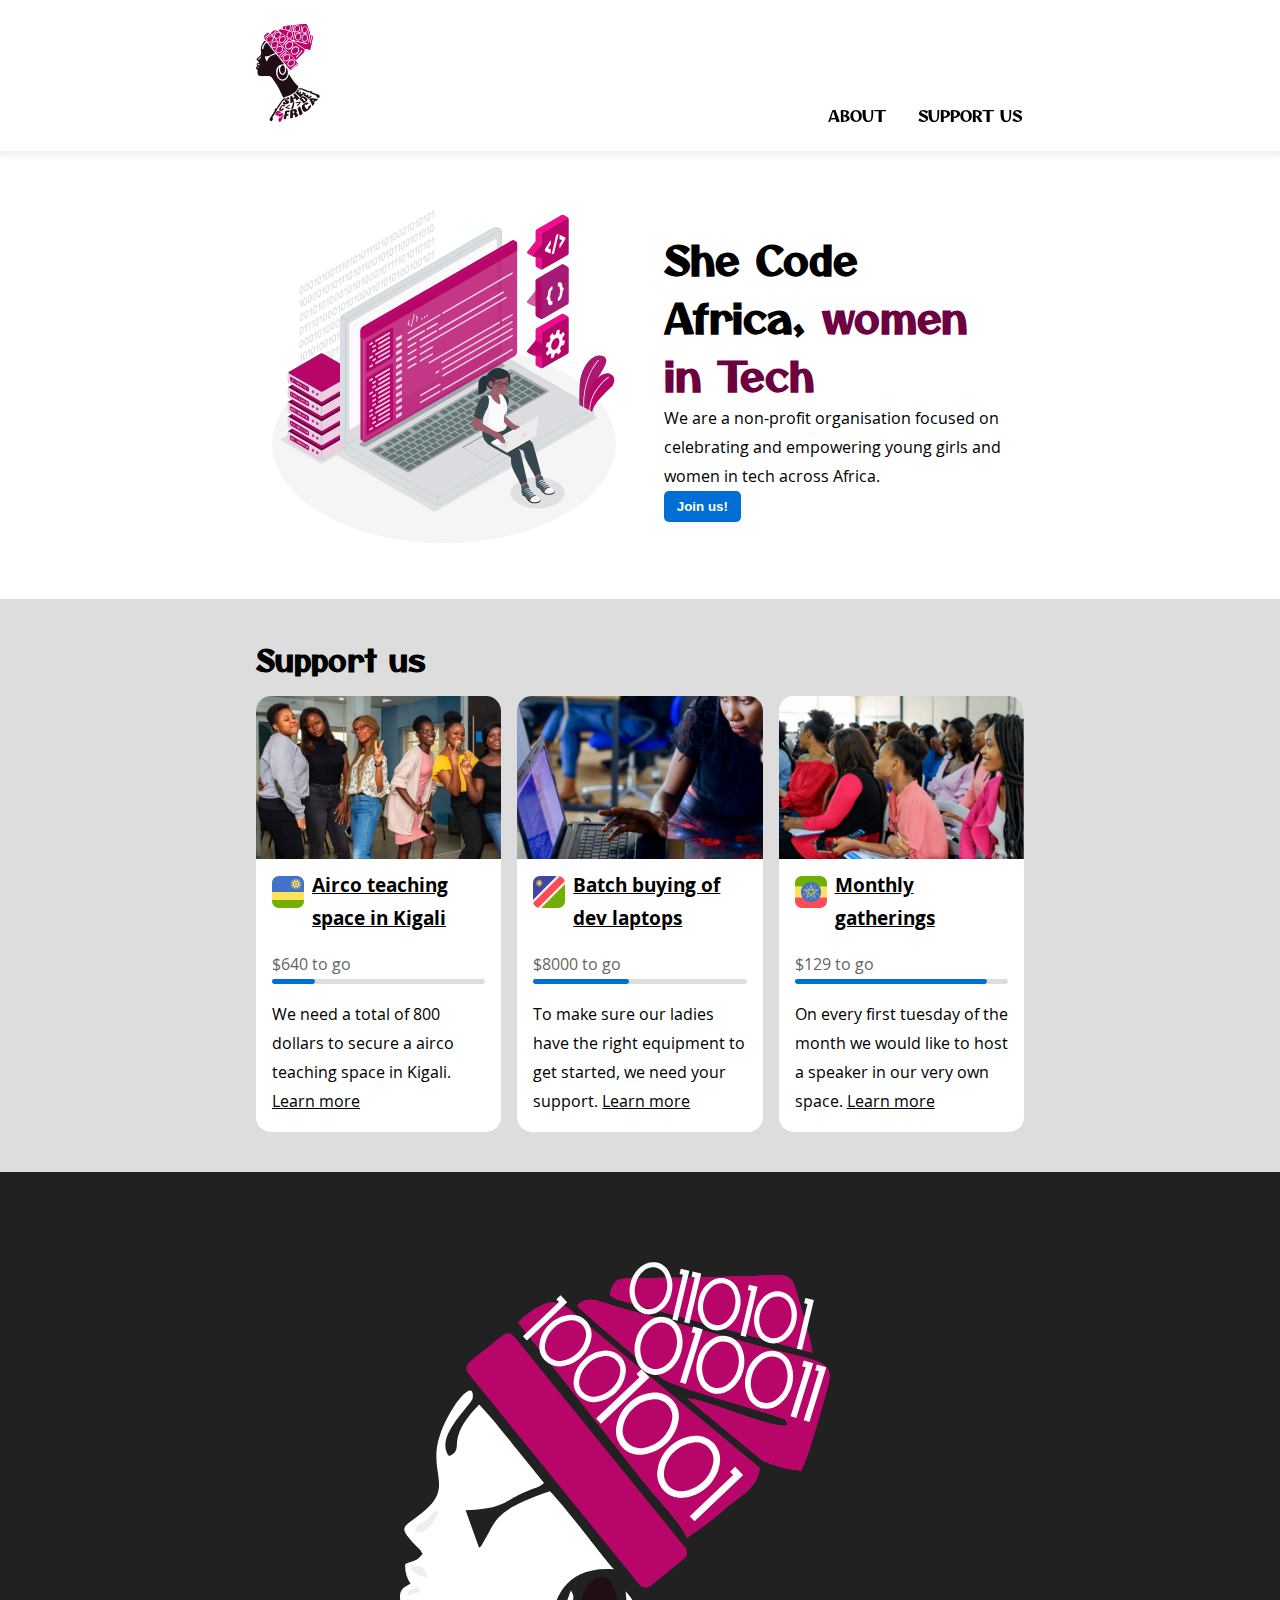
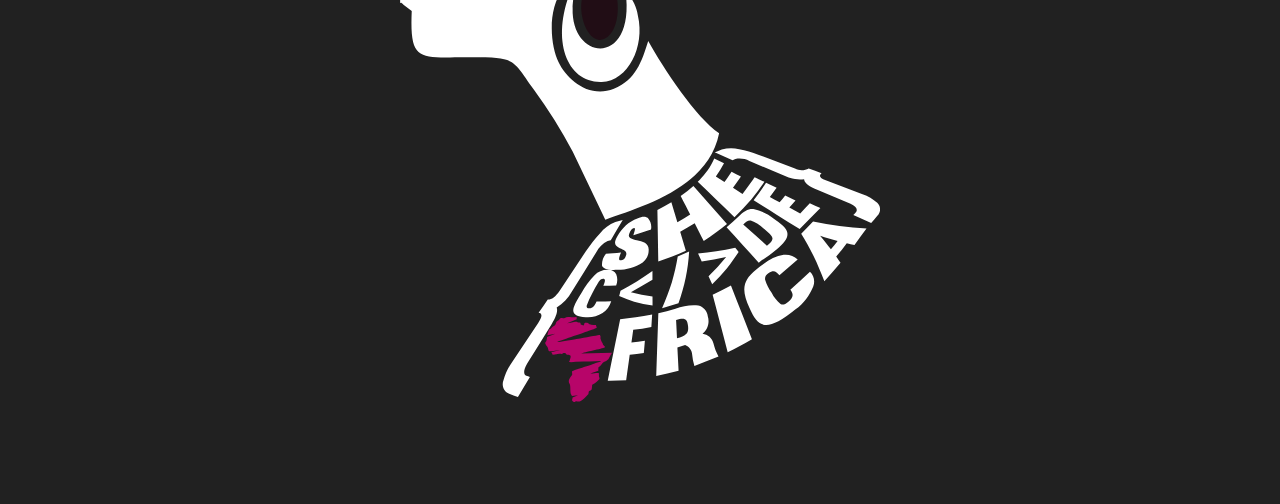
<file: index.html>
<!DOCTYPE html>
<html lang="en">
<head>
    <meta charset="UTF-8">
    <meta content="width=device-width, initial-scale=1.0" name="viewport">
    <title>She Code Africa</title>
    <link href="src/css/main.css" rel="stylesheet">
    <link href="src/css/navigation.css" rel="stylesheet">
    <link href="src/css/text.css" rel="stylesheet">
    <link href="src/css/animations.css" rel="stylesheet">
    <!-- Fav Icons -->
    <link href="src/images/favicons/apple-touch-icon.png" rel="apple-touch-icon" sizes="180x180">
    <link href="src/images/favicons/favicon-32x32.png" rel="icon" sizes="32x32" type="image/png">
    <link href="src/images/favicons/favicon-16x16.png" rel="icon" sizes="16x16" type="image/png">
    <link href="src/images/favicons/site.webmanifest" rel="manifest">
    <link color="#5bbad5" href="src/images/favicons/safari-pinned-tab.svg" rel="mask-icon">
    <link href="src/images/favicons/favicon.ico" rel="shortcut icon">
    <meta content="#da532c" name="msapplication-TileColor">
    <meta content="src/images/favicons/browserconfig.xml" name="msapplication-config">
    <meta content="#ffffff" name="theme-color">
    <!-- Fav Icons END -->
</head>

<body>
<header>
    <nav>
        <section class="navigation contain">
            <a class="navigation__home" href="index.html"><img alt="logo" src="src/images/logo.svg"></a>
            <a class="navigation__about" href="pages/about.html">About</a>
            <a class="navigation__support" href="pages/support-us.html">Support Us</a>
        </section>
    </nav>

    <div class="container">
        <section class="section--front-page banner">
            <img alt="Computers and servers with a girl zitting on it." class="banner__img" src="src/images/homepage.svg">
            <section class="banner-item">
                <h1>She Code Africa, <span class="color--red">women in Tech</span></h1>
                <p>We are a non-profit organisation focused on celebrating and empowering young girls and women in tech across Africa.</p>
                <button class="color--white button--blue__arrow txt_bold">Join us!</button>
            </section>
        </section>
    </div>
</header>

<main class="bg-color--gray">
    <div class="container">
        <h2 class="cards__header">Support us</h2>
        <section class="section--support-us cards txt_align-left">
            <article class="article--airco card card__box">
                <img alt="Group of people." class="card__banner" src="src/images/group-of-people.jpg">
                <section class="card__content">
                    <img alt="Flag of Rwanda" class="card__flag" src="src/images/rwanda.svg">
                    <h3 class="txt_underline space-1">Airco teaching space in Kigali</h3>
                    <p class="color--gray">$640 to go</p>
                    <div class="progress-bar space-1">
                        <div class="progress" style="width: 20%;"></div> <!--Style will most likely be injected via js-->
                    </div>
                    <p>We need a total of 800 dollars to secure a airco teaching space in Kigali. <a class="txt_underline" href="https://lyttle.it/" target="_blank">Learn more</a></p>
                </section>
            </article>
            <article class="article--laptops card card__box">
                <img alt="Working on laptop." class="card__banner" src="src/images/working-on-laptop.jpg">
                <section class="card__content">
                    <img alt="Flag of Namibia" class="card__flag" src="src/images/namibia.svg">
                    <h3 class="txt_underline space-1">Batch buying of dev laptops</h3>
                    <p class="color--gray">$8000 to go</p>
                    <div class="progress-bar space-1">
                        <div class="progress" style="width: 45%;"></div> <!--Style will most likely be injected via js-->
                    </div>
                    <p>To make sure our ladies have the right equipment to get started, we need your support. <a class="txt_underline" href="https://lyttle.it/" target="_blank">Learn more</a></p>
                </section>
            </article>
            <article class="article--meetings card card__box">
                <img alt="People in meeting." class="card__banner" src="src/images/event.jpg">
                <section class="card__content">
                    <img alt="Flag of Ethiopia" class="card__flag" src="src/images/ethiopia.svg">
                    <h3 class="txt_underline space-1">Monthly gatherings</h3>
                    <p class="color--gray">$129 to go</p>
                    <div class="progress-bar space-1">
                        <div class="progress" style="width: 90%;"></div> <!--Style will most likely be injected via js-->
                    </div>
                    <p>On every first tuesday of the month we would like to host a speaker in our very own space. <a class="txt_underline" href="https://lyttle.it/" target="_blank">Learn more</a></p>
                </section>
            </article>
        </section>
    </div>
</main>

<footer>
    <section class="footer">
        <div class="footer-scroll">
            <p class="footer-scroll_text">Made by yours truly for Arteveldehogeschool</p>
        </div>
        <img alt="our logo" src="src/images/inverted-logo.svg">
    </section>
</footer>
</body>
</html>
</file>
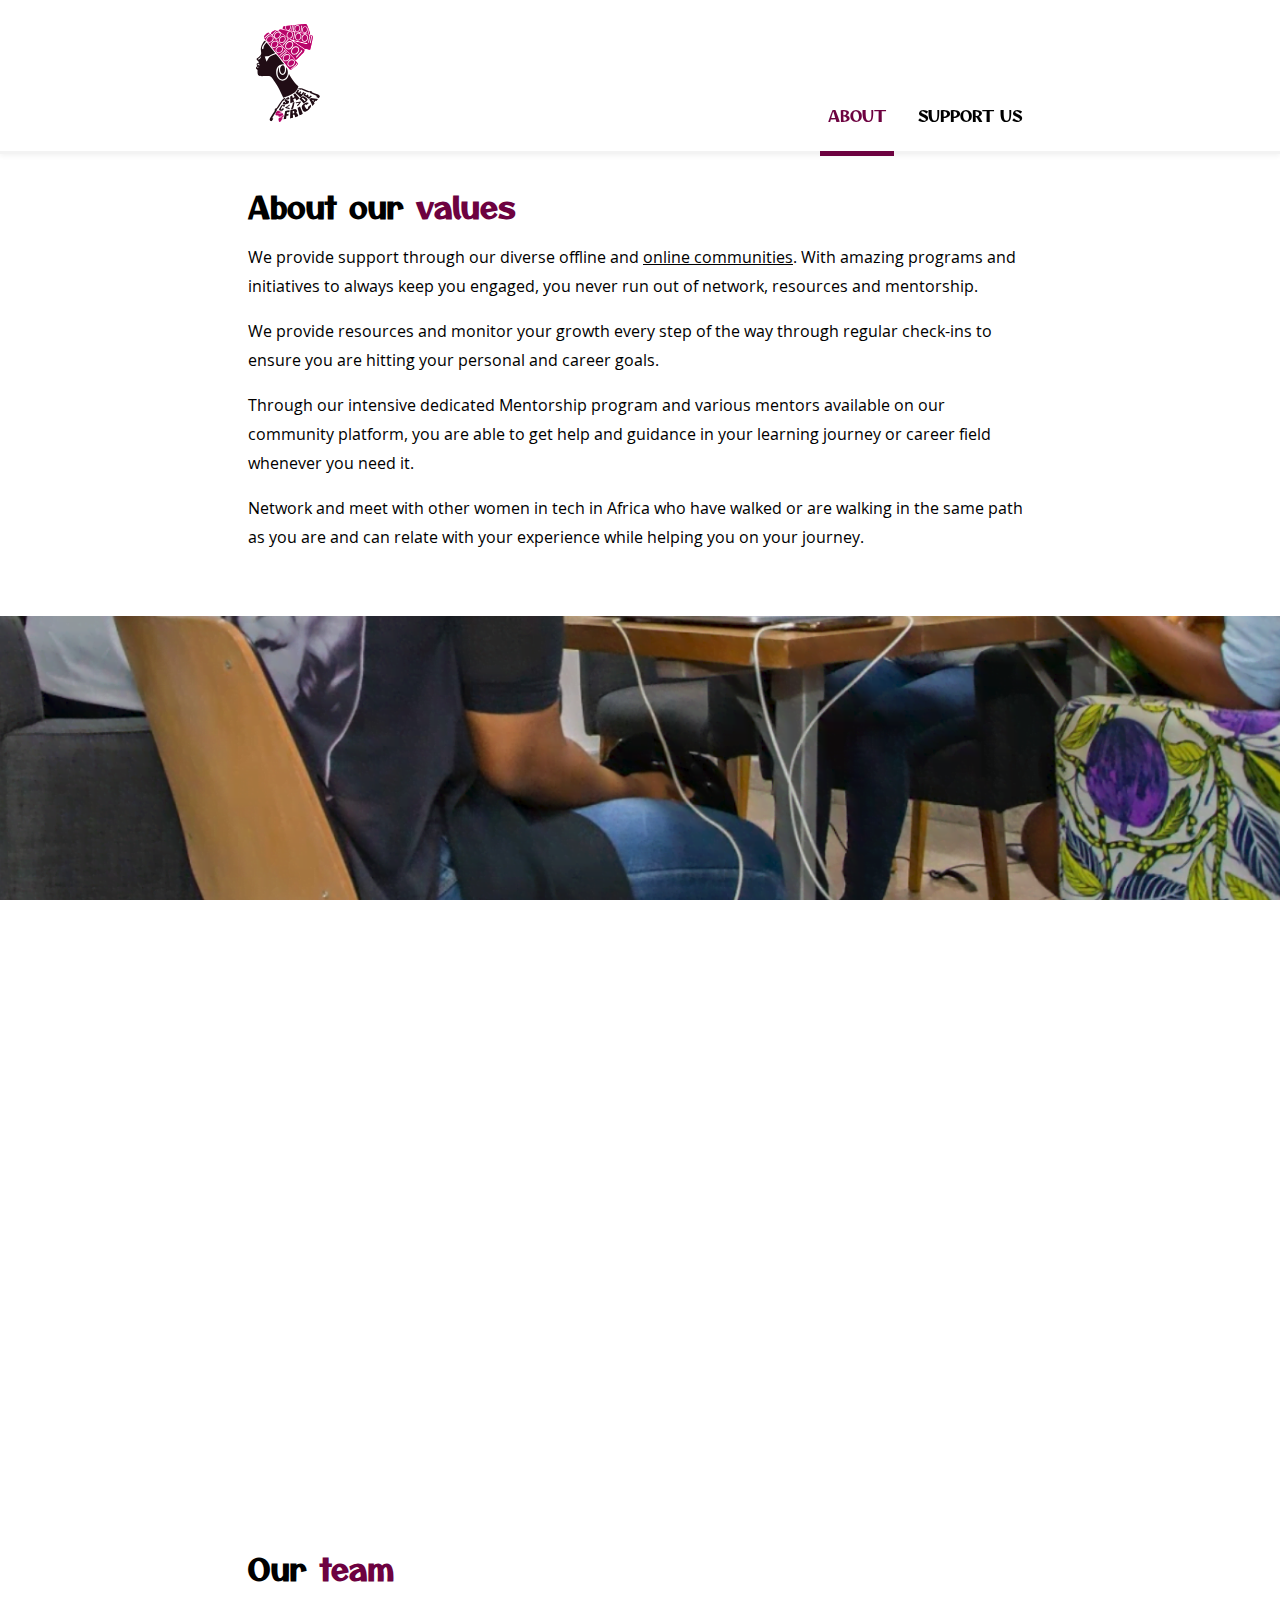
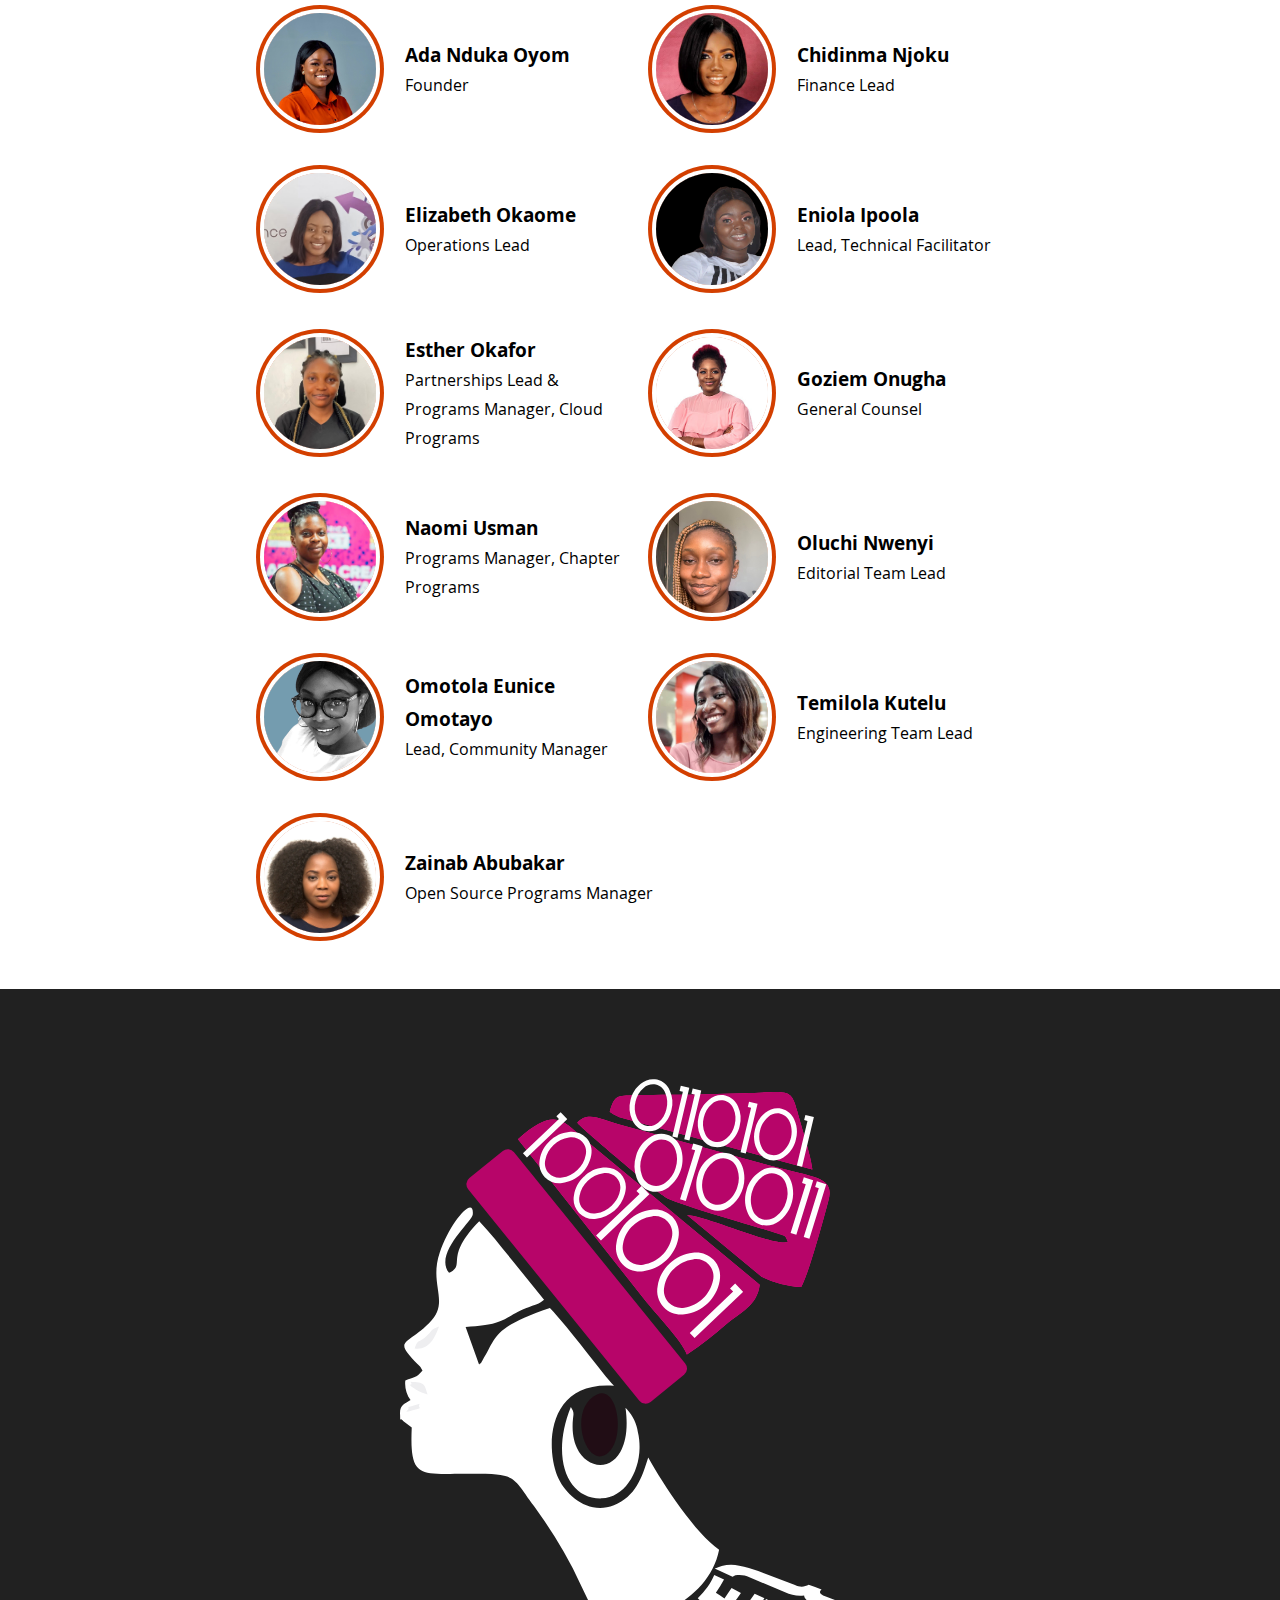
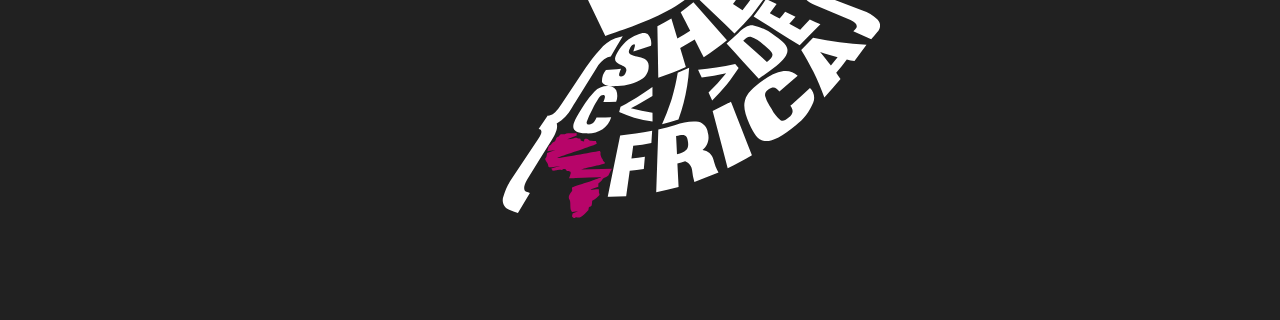
<file: pages/about.html>
<!DOCTYPE html>
<html lang="en">
<head>
    <meta charset="UTF-8">
    <meta content="width=device-width, initial-scale=1.0" name="viewport">
    <title>About - She Code Africa</title>
    <link href="../src/css/main.css" rel="stylesheet">
    <link href="../src/css/navigation.css" rel="stylesheet">
    <link href="../src/css/text.css" rel="stylesheet">
    <link href="../src/css/animations.css" rel="stylesheet">
    <!-- Fav Icons -->
    <link href="../src/images/favicons/apple-touch-icon.png" rel="apple-touch-icon" sizes="180x180">
    <link href="../src/images/favicons/favicon-32x32.png" rel="icon" sizes="32x32" type="image/png">
    <link href="../src/images/favicons/favicon-16x16.png" rel="icon" sizes="16x16" type="image/png">
    <link href="../src/images/favicons/site.webmanifest" rel="manifest">
    <link color="#5bbad5" href="../src/images/favicons/safari-pinned-tab.svg" rel="mask-icon">
    <link href="../src/images/favicons/favicon.ico" rel="shortcut icon">
    <meta content="#da532c" name="msapplication-TileColor">
    <meta content="../src/images/favicons/browserconfig.xml" name="msapplication-config">
    <meta content="#ffffff" name="theme-color">
    <!-- Fav Icons END -->
</head>

<body>
<header>
    <nav>
        <section class="navigation contain">
            <a class="navigation__home" href="../index.html"><img alt="logo" src="../src/images/logo.svg"></a>
            <a class="navigation__about nav__selected" href="about.html">About</a>
            <a class="navigation__support" href="support-us.html">Support Us</a>
        </section>
    </nav>
</header>

<main>
    <section class="container space-2 space_container">
        <h2>About our <span class="color--red">values</span></h2>
        <p>We provide support through our diverse offline and <u>online communities</u>. With amazing programs and initiatives to always keep you engaged, you never run out of network, resources and mentorship.</p>
        <p>We provide resources and monitor your growth every step of the way through regular check-ins to ensure you are hitting your personal and career goals.</p>
        <p>Through our intensive dedicated Mentorship program and various mentors available on our community platform, you are able to get help and guidance in your learning journey or career field whenever you need it.</p>
        <p>Network and meet with other women in tech in Africa who have walked or are walking in the same path as you are and can relate with your experience while helping you on your journey.</p>
    </section>

    <section class="banner__fullscreen img__meeting"></section>

    <section class="container">
        <h2>Our <span class="color--red">team</span></h2>
        <article class="cards">
            <section class="card card__item">
                <div class="card__img__round img_people__ada"></div>
                <section class="card__item_content">
                    <h3>Ada Nduka Oyom</h3>
                    <p>Founder</p>
                </section>
            </section>
            <section class="card card__item">
                <div class="card__img__round img_people__chidinma"></div>
                <section class="card__item_content">
                    <h3>Chidinma Njoku</h3>
                    <p>Finance Lead</p>
                </section>
            </section>
            <section class="card card__item">
                <div class="card__img__round img_people__elizabeth"></div>
                <section class="card__item_content">
                    <h3>Elizabeth Okaome</h3>
                    <p>Operations Lead</p>
                </section>
            </section>
            <section class="card card__item">
                <div class="card__img__round img_people__eniola"></div>
                <section class="card__item_content">
                    <h3>Eniola Ipoola</h3>
                    <p>Lead, Technical Facilitator</p>
                </section>
            </section>
            <section class="card card__item">
                <div class="card__img__round img_people__esther"></div>
                <section class="card__item_content">
                    <h3>Esther Okafor</h3>
                    <p>Partnerships Lead & Programs Manager, Cloud Programs</p>
                </section>
            </section>
            <section class="card card__item">
                <div class="card__img__round img_people__goziem"></div>
                <section class="card__item_content">
                    <h3>Goziem Onugha</h3>
                    <p>General Counsel</p>
                </section>
            </section>
            <section class="card card__item">
                <div class="card__img__round img_people__naomi"></div>
                <section class="card__item_content">
                    <h3>Naomi Usman</h3>
                    <p>Programs Manager, Chapter Programs</p>
                </section>
            </section>
            <section class="card card__item">
                <div class="card__img__round img_people__oluchi"></div>
                <section class="card__item_content">
                    <h3>Oluchi Nwenyi</h3>
                    <p>Editorial Team Lead</p>
                </section>
            </section>
            <section class="card card__item">
                <div class="card__img__round img_people__omotola"></div>
                <section class="card__item_content">
                    <h3>Omotola Eunice Omotayo</h3>
                    <p>Lead, Community Manager</p>
                </section>
            </section>
            <section class="card card__item">
                <div class="card__img__round img_people__temilola"></div>
                <section class="card__item_content">
                    <h3>Temilola Kutelu</h3>
                    <p>Engineering Team Lead</p>
                </section>
            </section>
            <section class="card card__item">
                <div class="card__img__round img_people__zainab"></div>
                <section class="card__item_content">
                    <h3>Zainab Abubakar</h3>
                    <p>Open Source Programs Manager</p>
                </section>
            </section>
        </article>
    </section>
</main>

<footer>
    <section class="footer">
        <img alt="our logo" src="../src/images/inverted-logo.svg">
        <div class="footer-scroll">
            <p class="footer-scroll_text">Made by yours truly for Arteveldehogeschool</p>
        </div>
    </section>
</footer>
</body>
</html>
</file>
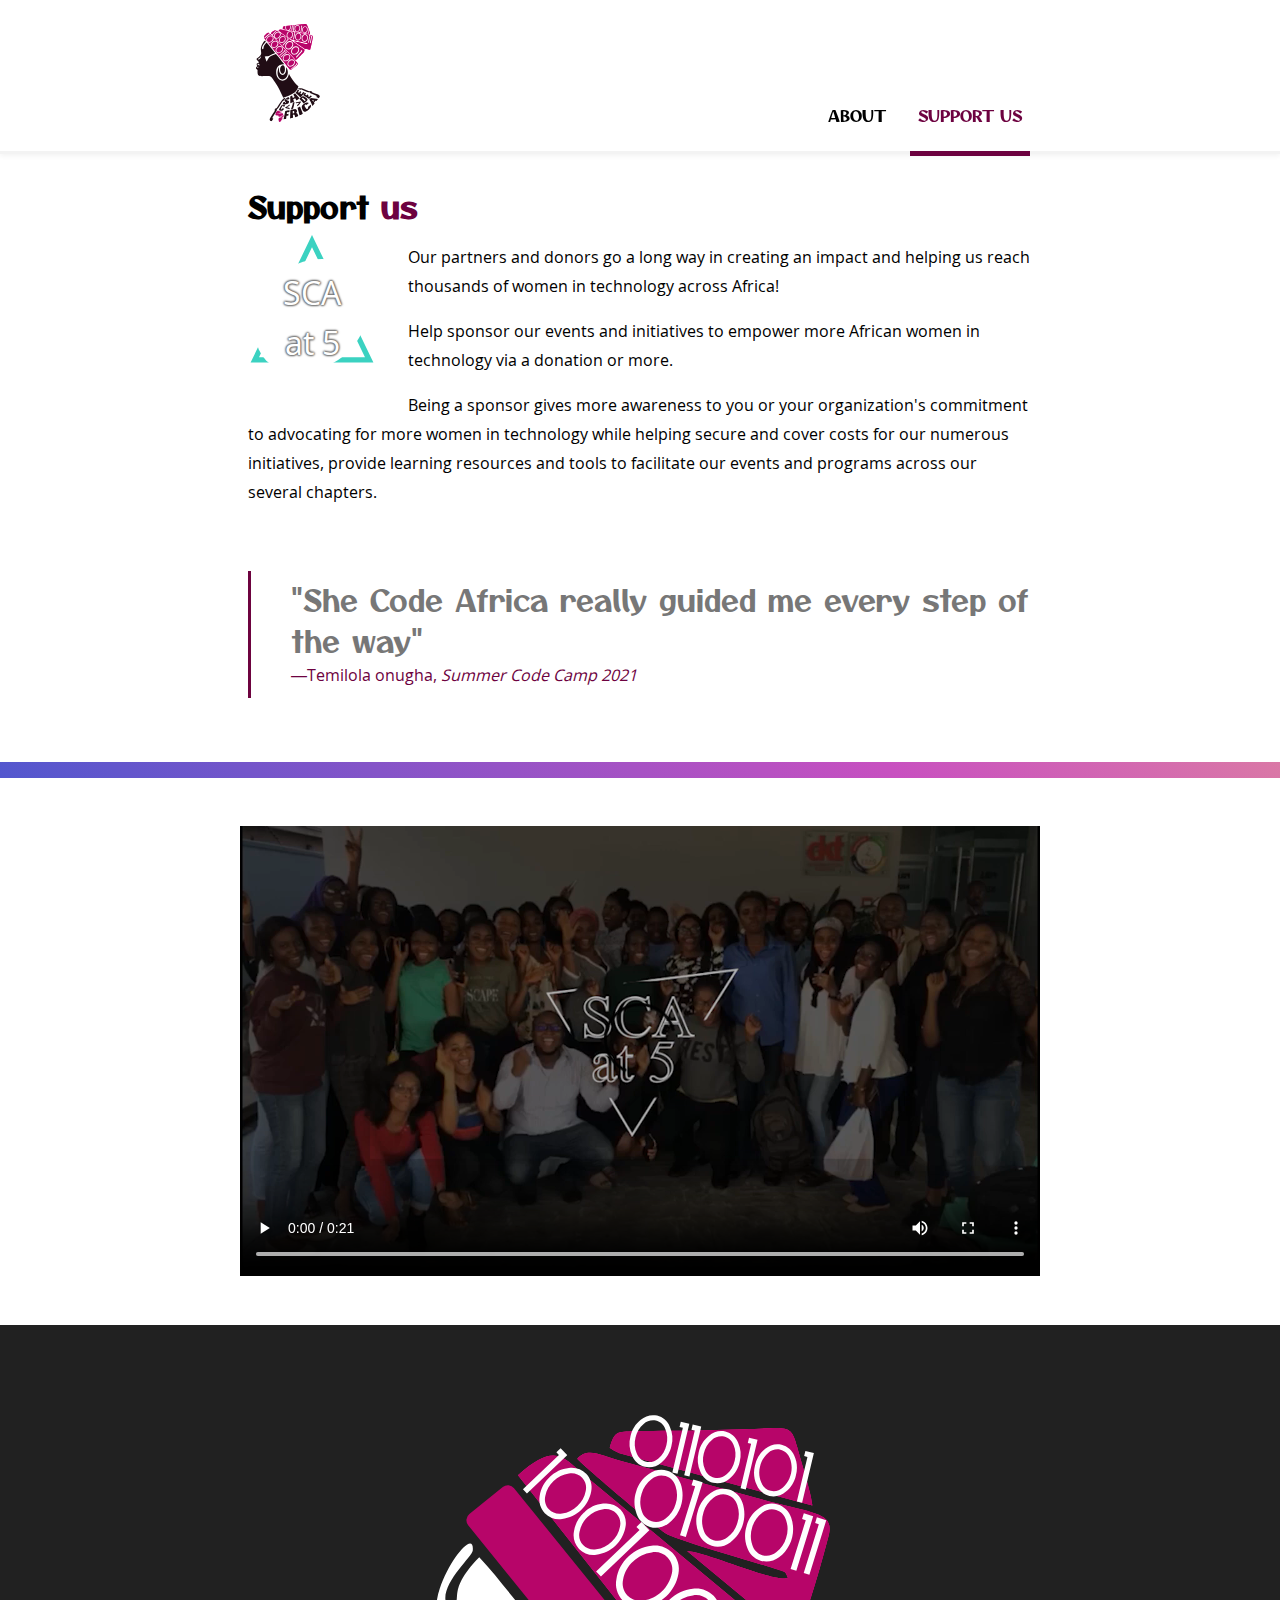
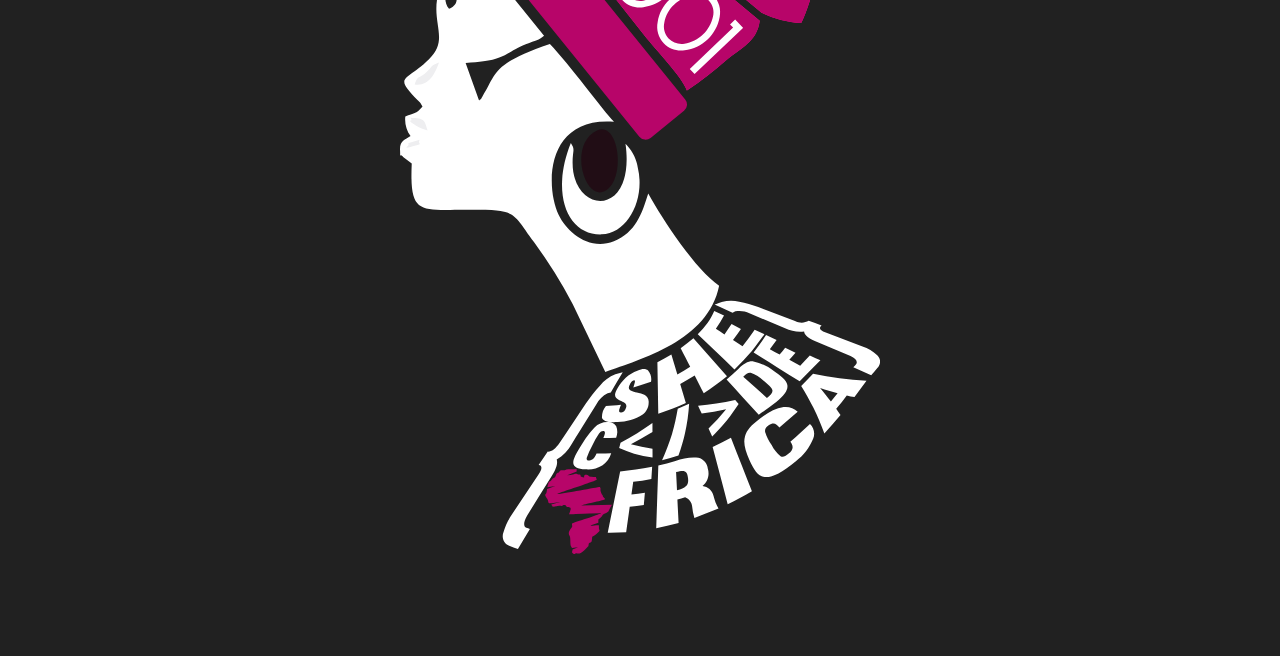
<file: pages/support-us.html>
<!DOCTYPE html>
<html lang="en">
<head>
    <meta charset="UTF-8">
    <meta content="width=device-width, initial-scale=1.0" name="viewport">
    <title>Support us - She Code Africa</title>
    <link href="../src/css/main.css" rel="stylesheet">
    <link href="../src/css/navigation.css" rel="stylesheet">
    <link href="../src/css/text.css" rel="stylesheet">
    <link href="../src/css/animations.css" rel="stylesheet">
    <!-- Fav Icons -->
    <link href="../src/images/favicons/apple-touch-icon.png" rel="apple-touch-icon" sizes="180x180">
    <link href="../src/images/favicons/favicon-32x32.png" rel="icon" sizes="32x32" type="image/png">
    <link href="../src/images/favicons/favicon-16x16.png" rel="icon" sizes="16x16" type="image/png">
    <link href="../src/images/favicons/site.webmanifest" rel="manifest">
    <link color="#5bbad5" href="../src/images/favicons/safari-pinned-tab.svg" rel="mask-icon">
    <link href="../src/images/favicons/favicon.ico" rel="shortcut icon">
    <meta content="#da532c" name="msapplication-TileColor">
    <meta content="../src/images/favicons/browserconfig.xml" name="msapplication-config">
    <meta content="#ffffff" name="theme-color">
    <!-- Fav Icons END -->
</head>

<body>
<header>
    <nav>
        <section class="navigation contain">
            <a class="navigation__home" href="../index.html"><img alt="logo" src="../src/images/logo.svg"></a>
            <a class="navigation__about " href="about.html">About</a>
            <a class="navigation__support nav__selected" href="support-us.html">Support Us</a>
        </section>
    </nav>
</header>

<main>
    <section class="container space_container">
        <h2>Support <span class="color--red">us</span></h2>
        <section class="animation__triangle">
            <img alt="Triangle" src="../src/images/triangle.svg">
            <div class="animation__triangle_round">
                <p>SCA</p>
                <p>at 5</p>
            </div>
        </section>
        <p>Our partners and donors go a long way in creating an impact and helping us reach thousands of women in technology across Africa!</p>
        <p>Help sponsor our events and initiatives to empower more African women in technology via a donation or more.</p>
        <p>Being a sponsor gives more awareness to you or your organization's commitment to advocating for more women in technology while helping secure and cover costs for our numerous initiatives, provide learning resources and tools to facilitate our events and programs across our several chapters.</p>
    </section>
    <section class="container space-2">
        <figure class="quote">
            <blockquote cite="https://twitter.com/tholar_gold/status/1456242153504583681">
                <p>"She Code Africa really guided me every step of the way"</p>
            </blockquote>
            <figcaption class="color--red">—Temilola onugha, <cite>Summer Code Camp 2021</cite></figcaption>
        </figure>
    </section>
    <div class="colorful-line space-1"></div>
    <section class="middle-box space-05">
        <video controls>
            <source src="../src/images/video.mp4" type="video/mp4">
            Sorry, your browser doesn't support embedded videos.
        </video>
    </section>
</main>

<footer>
    <section class="footer">
        <img alt="our logo" src="../src/images/inverted-logo.svg">
        <div class="footer-scroll">
            <p class="footer-scroll_text">Made by yours truly for Arteveldehogeschool</p>
        </div>
    </section>
</footer>
</body>
</html>
</file>
<file: src/css/main.css>
/* Global settings */

:root {
    --color-light_pink: #b70569;
    --color-pink: #6d0240;
    --color-orange: #D33F00;
    --color-blue: #006ED3;
    --color-black: #212121;
    --color-dark_gray: #666666;
    --color-gray: #DDDDDD;
    --color-white: #fff;
}

* {
    box-sizing: border-box;
    margin: 0;
    padding: 0;
}

footer {
    padding: 5.5rem 1.5rem;
    text-align: center;
    background-color: var(--color-black);
}

.footer {
    position: relative;
    width: fit-content;
    margin: auto;
}

.footer img {
    width: 30rem;
    max-width: 100%;
}

.footer-scroll {
    font-size: 10vw;
    line-height: 1;
    position: absolute;
    top: 7.77%;
    left: -12%;
    overflow: hidden;
    width: 60%;
    height: calc((100vw - 3rem) * 0.11);
    transform: rotate(51deg) translate(50%);
    white-space: nowrap;
    text-transform: uppercase;
    color: var(--color-white);
    border-radius: 8px;
    background-color: var(--color-light_pink);
}

video {
    width: 100%;
}

/* Middle container */

.contain {
    width: 100%;
    max-width: 50rem;
    margin: 0 auto;
}

.container {
    width: 100%;
    max-width: 50rem;
    margin: 0 auto;
    padding: 2rem .5rem;
}

.middle-box {
    width: 100%;
    max-width: 50rem;
    margin: 0 auto;
    padding: 2rem 0;
}


/* Flex banners */

.banner {
    display: flex;
    align-items: center;
    flex-direction: row;
    flex-wrap: wrap;
    justify-content: center;
}

.banner-item {
    display: flex;
    flex-wrap: wrap;
    justify-content: left;
    width: 100%;
    padding: 1.5rem;
}

.banner__img {
    width: 100%;
    padding: 1.5rem;
}

.banner__fullscreen {
    width: 100%;
    height: 100vh;
    background-repeat: no-repeat; /* No repeat. */
    background-attachment: fixed;
    background-position: center;
    background-size: cover; /* Fill, if zoomed out */
}

@media (min-width: 35rem) {
    .banner__img,
    .banner-item {
        width: 50%;
    }
}

/* Cards */

.cards {
    display: flex;
    flex-direction: row;
    flex-wrap: wrap;
    justify-content: center;
    width: 100%;
}

.cards__header {
    margin: .5rem;
}

.card {
    min-width: 5rem;
    margin: .5rem;
}

.card__box {
    align-content: stretch;
    align-items: stretch;
    flex-grow: 1;
    width: 30%;
    border-radius: 15px;
    background-color: var(--color-white);
    box-shadow: 3px 3px 10px var(--color-gray);;
}

.card__item {
    display: flex;
    align-content: center;
    flex-direction: column;
    flex-grow: 1;
    flex-wrap: nowrap;
    width: 100%;
    margin: 2rem 0;
}

.card__item_content {
    margin-top: 1rem;
    text-align: center;
}

.card__banner {
    width: 100%;
    border-radius: 15px 15px 0 0;
}

.card__content {
    padding: 0 1rem 1rem;
}

.card__flag {
    float: left;
    width: 2rem;
    margin-top: .5rem;
    margin-right: .5rem;
}

.card__img__round {
    overflow: hidden;
    flex-shrink: 0;
    width: 7rem;
    height: 7rem;
    margin: 0 auto;
    border-radius: 50%;
    background-position: center;
    background-size: cover;
    box-shadow: 0 0 0 4px var(--color-white), 0 0 0 8px var(--color-orange);
}

/* Progress bars */

.progress-bar,
.progress-bar .progress {
    width: 100%;
    height: .3rem;
    border-radius: .15rem;
}

.progress-bar {
    background-color: var(--color-gray);
}

.progress-bar .progress {
    background-color: var(--color-blue);
}

/* colors */

.color--white {
    color: var(--color-white);
}

.color--gray {
    color: var(--color-dark_gray);
}

.color--red {
    color: var(--color-pink);
}

.color--blue {
    color: var(--color-blue);
}

.bg-color--gray {
    background-color: var(--color-gray);
}

.bg-color--blue {
    background-color: var(--color-blue);
}

.img__meeting {
    background-image: url("../images/meeting-photo.png");
}

.img_people__ada {
    background-image: url("../images/people/ada-nduka-oyom.jpg");
    background-position: top;
}

.img_people__chidinma {
    background-image: url("../images/people/chidinma-njoku.jpg");
}

.img_people__elizabeth {
    background-image: url("../images/people/elizabeth-okaome.jpg");
}

.img_people__eniola {
    background-image: url("../images/people/eniola-ipoola.png");
    background-position: left;
}

.img_people__esther {
    background-image: url("../images/people/esther-okafor.jpg");
}

.img_people__goziem {
    background-image: url("../images/people/goziem-onugha.jpg");
    background-position: top;
}

.img_people__naomi {
    background-image: url("../images/people/naomi-usman.jpg");
}

.img_people__oluchi {
    background-image: url("../images/people/oluchi-nwenyi.jpg");
}

.img_people__omotola {
    background-image: url("../images/people/omotola-eunice-omotayo.png");
}

.img_people__temilola {
    background-image: url("../images/people/temilola-kutelu.jpg");
}

.img_people__zainab {
    background-image: url("../images/people/zainab-abubakar.jpg");
    background-position: top;
}

/* Properties */

.space_container *:not(:last-child) {
    margin-bottom: 1rem;
}

.space-05 {
    margin-bottom: .5rem;
}

.space-1 {
    margin-bottom: 1rem;
}

.space-2 {
    margin-bottom: 2rem;
}

.center {
    margin: 0 auto;
}

/* special styles */

.button--blue__arrow {
    padding: .5rem .8rem;
    transition: .2s;
    border: none;
    border-radius: 5px;
    background-color: #006fd5;
    background-position: 150% 50%;
}

.button--blue__arrow:hover {
    padding-right: 2.5rem;
    cursor: pointer;
    border-radius: 5px .8rem .8rem 5px;
    background-color: #015098;
    background-image: url("../images/arrow--right.svg");
    background-repeat: no-repeat;
    background-position: 88% 50%;
    background-size: .8rem;
}

.colorful-line {
    width: 100%;
    height: 1rem;
    background: linear-gradient(43deg, #4158D0 0%, #C850C0 46%, #FFCC70 100%) fixed;
}

@media (min-width: 12rem) {
    .card {
        min-width: 10rem;
    }
}

@media (min-width: 32rem) {
    .card__item {
        width: 40%;
    }
}

@media (min-width: 44rem) {
    .card__item {
        align-items: center;
        flex-direction: row;
        width: 40%;
        margin: 1.5rem 1rem;
    }

    .card__item_content {
        margin-top: 0;
        margin-left: 1rem;
        text-align: left;
    }

    .card__img__round {
        margin: 0 .8rem 0 0;
    }
}
</file>
<file: src/css/navigation.css>
/* Navigation (standard mobile mode) */

nav {
    border-bottom: 3px solid #f3f3f3;
    background-color: var(--color-white);
    box-shadow: 0 2px 5px #f3f3f3; /* Extra */
}

.navigation {
    font-family: otomanopee-one, Arial, Helvetica, sans-serif;
    display: flex;
    align-items: flex-end;
    flex-wrap: wrap;
    justify-content: center;
}

.navigation a {
    flex-grow: 1;
    width: 100%;
    padding: 1rem 0;
    transition-duration: .2s;
    transition-property: opacity, color;
    text-align: center;
    text-transform: uppercase;
    color: #000;
}

.navigation a:hover {
    opacity: 0.6;
}

.navigation a:hover:not(.navigation__home) {
    color: var(--color-pink);
}

nav .nav__selected {
    color: var(--color-pink);
}

.navigation img {
    width: 4rem;
}

/* Go to tablet mode */
@media (min-width: 23rem) {
    .navigation a {
        display: block;
        width: auto;
        padding: 1em .8rem;
        transition-property: opacity, color, box-shadow;
    }

    .navigation a:hover:not(.navigation__home) {
        box-shadow: 0 5px var(--color-pink);
    }

    nav .nav__selected {
        box-shadow: 0 5px var(--color-pink);
    }

    nav .navigation__about {
        order: 1;
        margin-left: 10px;
        text-align: right;
    }

    nav .navigation__home {
        flex-grow: 0;
        order: 2;
    }

    nav .navigation__support {
        order: 3;
        margin-right: 10px;
        text-align: left;
    }
}

/* Go to Desktop mode */
@media (min-width: 28rem) {
    .navigation a {
        flex-grow: 0;
        margin-left: 1rem;
        padding: 1.5rem .5rem;
        text-align: center;
    }

    .navigation a:first-child {
        padding-left: 0;
    }

    nav .navigation__home {
        order: 1;
        margin-right: auto;
    }

    nav .navigation__home {
        order: 1;
        margin-right: auto;
    }
}

/* At 55rem set navigation fixed. */
@media (min-width: 55rem) {
    nav {
        position: fixed;
        z-index: 100;
        top: 0;
        width: 100%;
    }

    header {
        padding-top: 9.6rem;
    }

    .navigation__home {
        margin: 0;
        padding: 0
    }
}
</file>
<file: src/css/text.css>
/* Fonts */

@font-face {
    font-family: "open-sans";
    src: url("../fonts/open-sans/open-sans.woff2") format("woff2"),
    url("../fonts/open-sans/open-sans.woff") format("woff");
    font-weight: normal;
}

@font-face {
    font-family: "open-sans";
    src: url("../fonts/open-sans/open-sans__bold.woff2") format("woff2"),
    url("../fonts/open-sans/open-sans__bold.woff") format("woff");
    font-weight: bold;
}

@font-face {
    font-family: "otomanopee-one";
    src: url("../fonts/otomanopee-one/otomanopee-one.woff2") format("woff2"),
    url("../fonts/otomanopee-one/otomanopee-one.woff") format("woff");
    font-weight: normal;
}

/* Default text styles */

body {
    font-family: open-sans, Arial, Helvetica, sans-serif;
    word-break: break-word;
}

h1,
h2,
blockquote {
    font-family: otomanopee-one, Arial, Helvetica, sans-serif;
}

h1 {
    font-size: 2.5rem;
}

h2 {
    font-size: 1.8rem;
}

a {
    text-decoration: none;
    color: black;
}

blockquote {
    font-size: 1.8rem;
    color: #777777;
}

.quote {
    padding: .5rem 0 .5rem 1rem;
    border-left: 3px solid #6D033F;
}


@media (min-width: 32rem) {
    .quote {
        padding: .5rem 0 .5rem 2.5rem;
    }
}

/* Text Class Properties */

.txt_align-left {
    text-align: left;
}

.txt_align-right {
    text-align: right;
}

.txt_align-center {
    text-align: center;
}

.txt_bold {
    font-weight: bold;
}

.txt_underline {
    text-decoration: underline;
}
</file>
<file: src/css/animations.css>
.footer-scroll_text {
    transform: translate(100%, 0);
    animation: footer-scroll 8s linear infinite;
}

@media (min-width: 34rem) {
    .footer-scroll {
        font-size: 3.4rem;
        height: 3.7rem;
    }
}

@keyframes footer-scroll {
    0% {
        transform: translate(100%, 0);
    }

    100% {
        transform: translate(-600%, 0);
    }
}

/* Triangle animation */
.animation__triangle {
    position: relative;
    display: flex;
    overflow: hidden;
    justify-content: center;
    margin: 0 1rem .5rem 0;
}

.animation__triangle_round {
    position: relative;
    width: 7rem;
    height: 7rem;
    margin: 1rem;
    border-radius: 32rem 22rem 32rem 17rem;
    background-color: var(--color-white);
}

.animation__triangle_round p {
    font-size: 2rem;
    line-height: 1.08;
    top: -50%;
    transform: translateY(50%);
    text-align: center;
    color: var(--color-white);
    text-shadow: -1px 0 2px #727272, 0 1px 2px #727272, 1px 0 2px #727272, 0 -1px 2px #727272;
}


.animation__triangle img {
    position: absolute;
    width: 8rem;
    height: 8rem;
    transition: transform 1s ease;
    transform-origin: 50% 65%;
    animation-name: triangle;
    animation-duration: 7s;
    animation-timing-function: ease-in-out;
    animation-iteration-count: infinite;
}

@keyframes triangle {
    0% {
        transform: rotate(-10deg);
    }
    65% {
        transform: rotate(460deg);
    }
    100% {
        transform: rotate(350deg);
    }
}

@media (min-width: 30rem) {
    .animation__triangle {
        left: -.5rem;
        display: block;
        float: left;
        overflow: visible;
    }

    .animation__triangle img {
        top: -.5rem;
        left: .5rem;
    }
}

@media (min-width: 12rem) {
    .animation__triangle {
        overflow: visible;
    }
}
</file>
